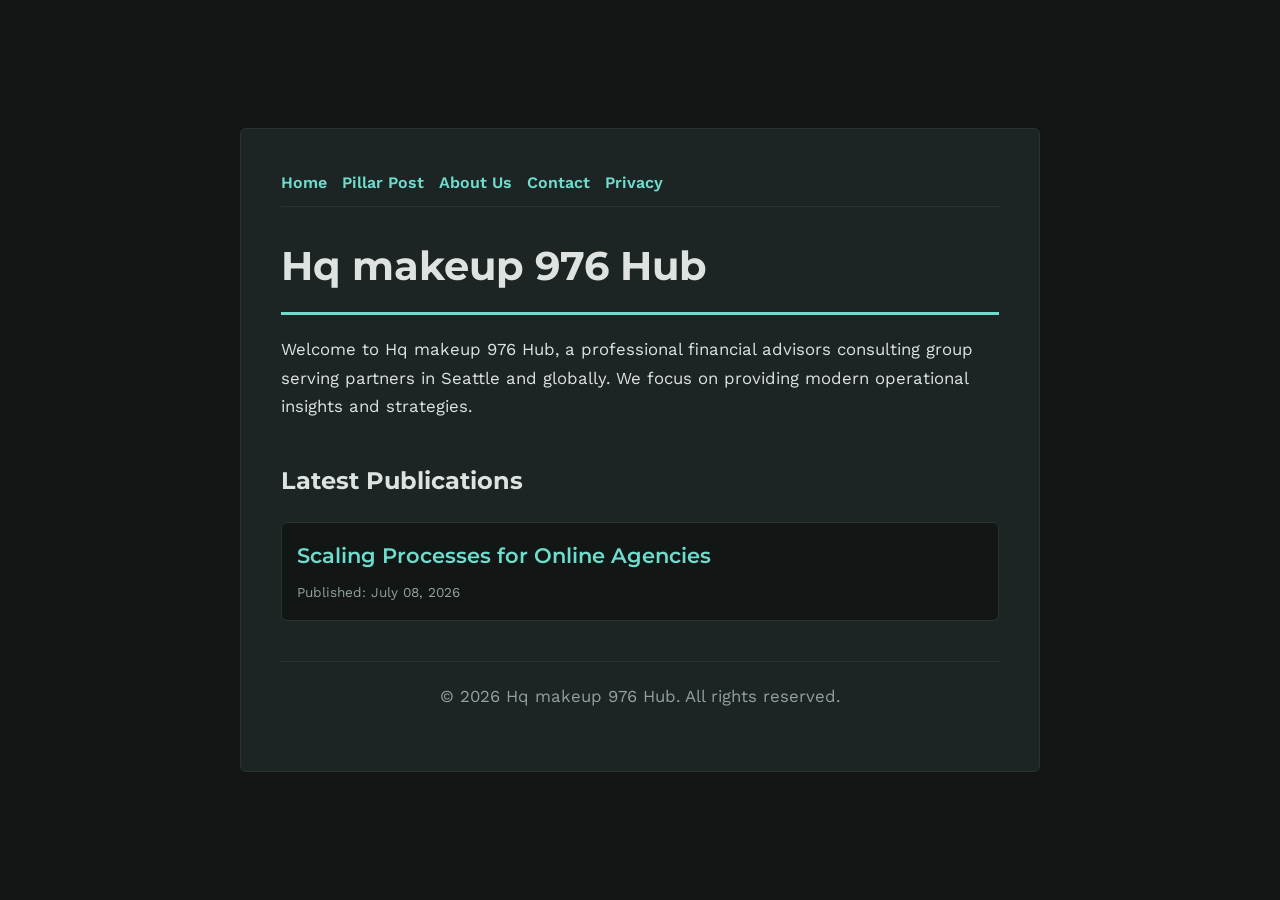
<file: index.html>
<!DOCTYPE html>
<html lang="en">
<head>
    <meta charset="UTF-8">
    <meta name="viewport" content="width=device-width, initial-scale=1.0">
    <title>Hq makeup 976 Hub | Financial Advisors - Seattle</title>
    <meta name="description" content="Welcome to Hq makeup 976 Hub, a professional financial advisors consulting group serving partners in Seattle and globally. We focus on providing modern operational insights and strategies.">
    <meta name="geo.region" content="US-WA" />
    <meta name="geo.placename" content="Seattle" />
    <meta name="geo.position" content="47.6062;-122.3321" />
    <meta name="ICBM" content="47.6062, -122.3321" />
    <link rel="stylesheet" href="style.css">
    <script type="application/ld+json">
{
  "@context": "https://schema.org",
  "@type": "LocalBusiness",
  "name": "Hq makeup 976 Hub",
  "url": "https://hq-makeup-976.github.io",
  "telephone": "+1-206-555-0155",
  "address": {
    "@type": "PostalAddress",
    "addressLocality": "Seattle",
    "addressRegion": "WA",
    "postalCode": "98101",
    "addressCountry": "US"
  },
  "geo": {
    "@type": "GeoCoordinates",
    "latitude": 47.6062,
    "longitude": -122.3321
  }
}
</script>
</head>
<body>
    
        <div class="container" style="max-width: 800px;">
            <nav style="display: flex; gap: 15px; margin-bottom: 25px; border-bottom: 1px solid var(--plozv); padding-bottom: 10px; overflow-x: auto; flex-wrap: wrap;">
            <a href="index.html">Home</a>
            <a href="scaling-processes-for-online-agencies.html">Pillar Post</a>
            <a href="about.html">About Us</a>
            <a href="contact.html">Contact</a>
            <a href="privacy.html">Privacy</a>
        </nav>
            <h1>Hq makeup 976 Hub</h1>
            <p>Welcome to Hq makeup 976 Hub, a professional financial advisors consulting group serving partners in Seattle and globally. We focus on providing modern operational insights and strategies.</p>
            <h2 style="margin-top: 40px;">Latest Publications</h2>
            <ul style="list-style-type: none; padding-left: 0;">
                <li style="background: var(--rbyte); padding: 15px; border-radius: var(--oaqdk); border: 1px solid var(--plozv); margin-bottom: 15px;">
                <h3 style="margin-bottom: 5px; font-size: 1.3rem;"><a href="scaling-processes-for-online-agencies.html">Scaling Processes for Online Agencies</a></h3>
                <span style="font-size:0.85rem; color: var(--xhlcd)">Published: July 08, 2026</span>
            </li>

            </ul>
            <footer>
                <p>&copy; 2026 Hq makeup 976 Hub. All rights reserved.</p>
            </footer>
        </div>
        
</body>
</html>
</file>
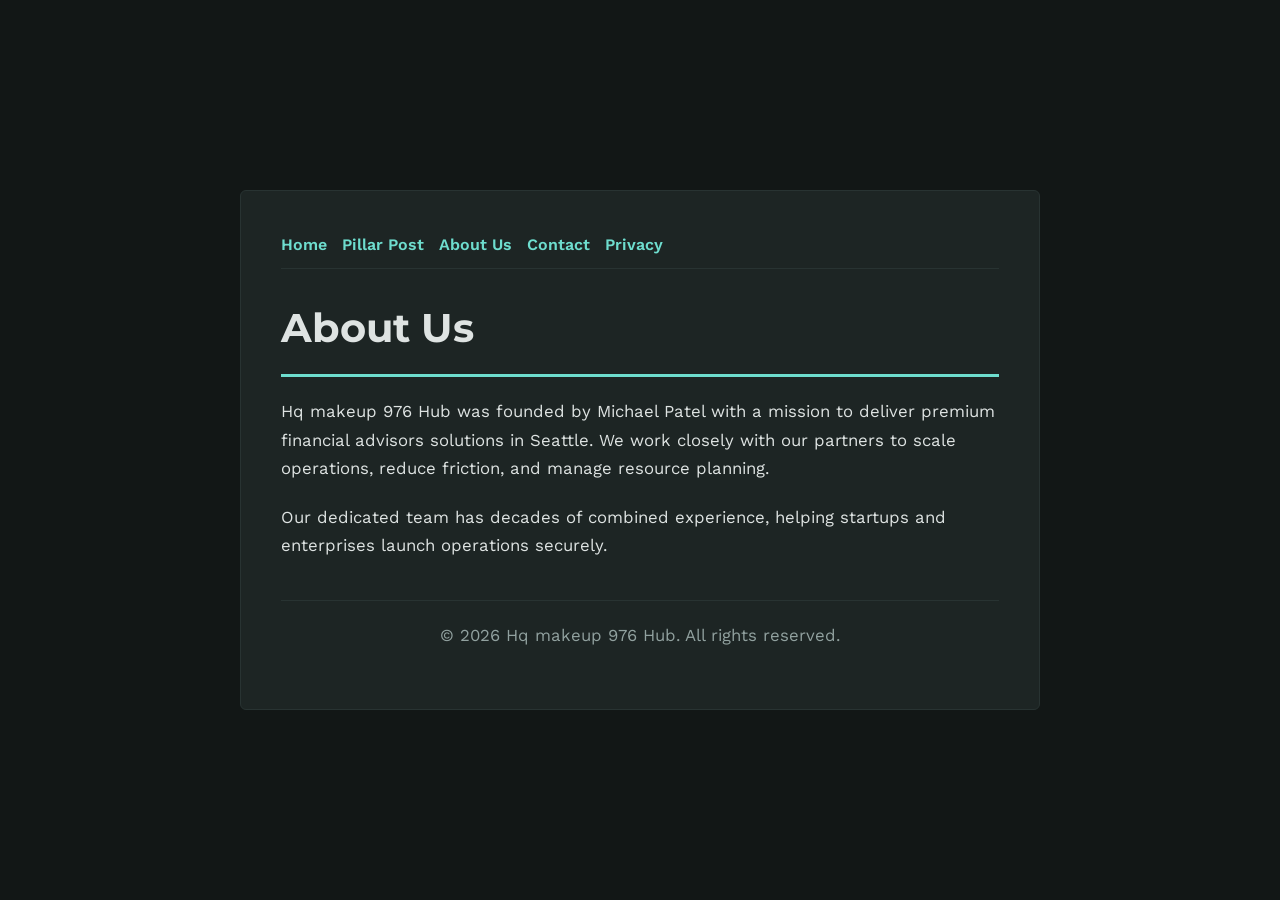
<file: about.html>
<!DOCTYPE html>
<html lang="en">
<head>
    <meta charset="UTF-8">
    <meta name="viewport" content="width=device-width, initial-scale=1.0">
    <title>About Us | Hq makeup 976 Hub</title>
    <meta name="description" content="Hq makeup 976 Hub was founded by Michael Patel with a mission to deliver premium financial advisors solutions in Seattle. We work closely with our partners to scale operations, reduce friction, and manage resource planning.">
    <meta name="geo.region" content="US-WA" />
    <meta name="geo.placename" content="Seattle" />
    <meta name="geo.position" content="47.6062;-122.3321" />
    <meta name="ICBM" content="47.6062, -122.3321" />
    <link rel="stylesheet" href="style.css">
</head>
<body>
    
        <div class="container" style="max-width: 800px;">
            <nav style="display: flex; gap: 15px; margin-bottom: 25px; border-bottom: 1px solid var(--plozv); padding-bottom: 10px; overflow-x: auto; flex-wrap: wrap;">
            <a href="index.html">Home</a>
            <a href="scaling-processes-for-online-agencies.html">Pillar Post</a>
            <a href="about.html">About Us</a>
            <a href="contact.html">Contact</a>
            <a href="privacy.html">Privacy</a>
        </nav>
            <h1>About Us</h1>
            <p>Hq makeup 976 Hub was founded by Michael Patel with a mission to deliver premium financial advisors solutions in Seattle. We work closely with our partners to scale operations, reduce friction, and manage resource planning.</p>
            <p>Our dedicated team has decades of combined experience, helping startups and enterprises launch operations securely.</p>
            <footer>
                <p>&copy; 2026 Hq makeup 976 Hub. All rights reserved.</p>
            </footer>
        </div>
        
</body>
</html>
</file>
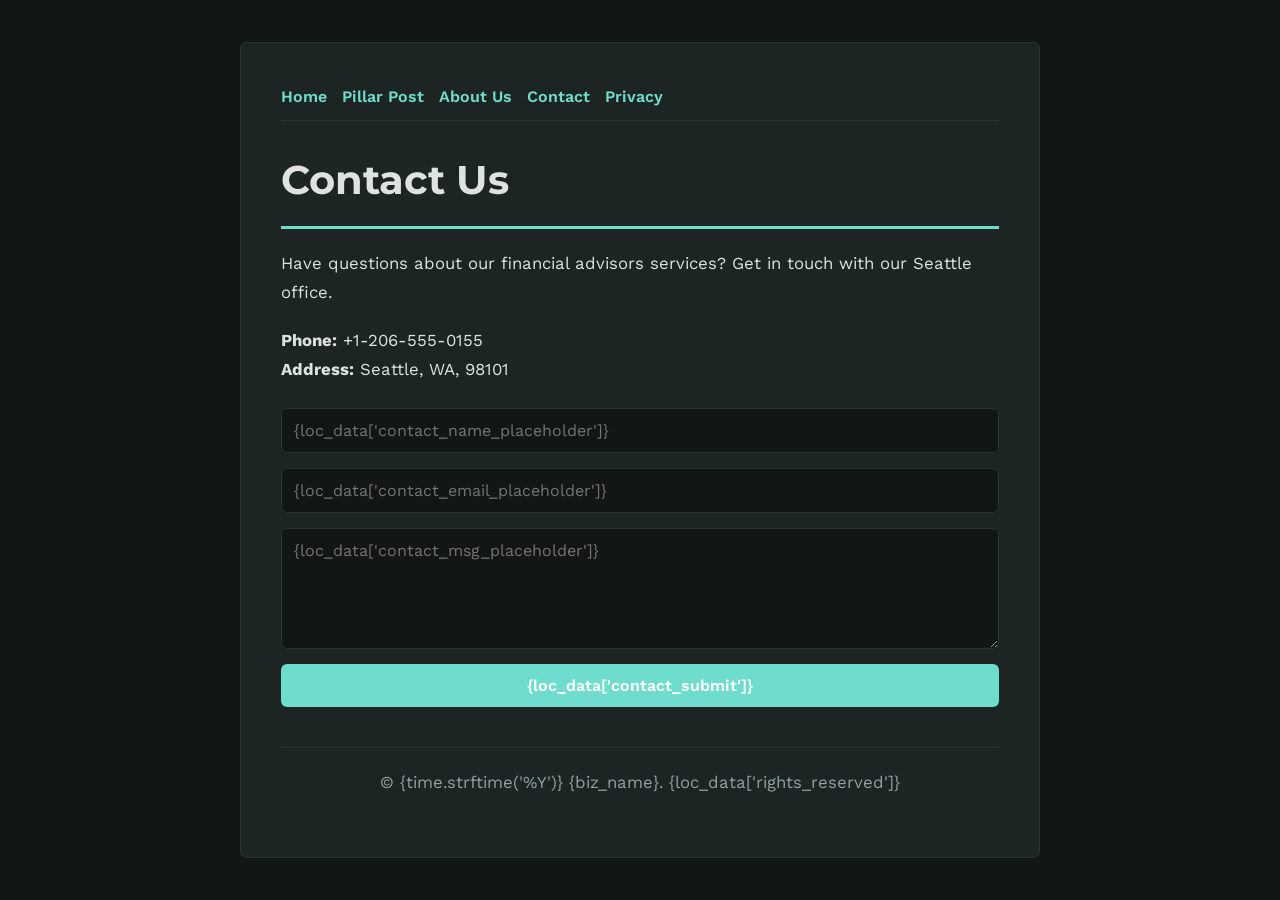
<file: contact.html>
<!DOCTYPE html>
<html lang="en">
<head>
    <meta charset="UTF-8">
    <meta name="viewport" content="width=device-width, initial-scale=1.0">
    <title>Contact Us | Hq makeup 976 Hub</title>
    <meta name="description" content="Have questions about our financial advisors services? Get in touch with our Seattle office.">
    <meta name="geo.region" content="US-WA" />
    <meta name="geo.placename" content="Seattle" />
    <meta name="geo.position" content="47.6062;-122.3321" />
    <meta name="ICBM" content="47.6062, -122.3321" />
    <link rel="stylesheet" href="style.css">
</head>
<body>
    
        <div class="container" style="max-width: 800px;">
            <nav style="display: flex; gap: 15px; margin-bottom: 25px; border-bottom: 1px solid var(--plozv); padding-bottom: 10px; overflow-x: auto; flex-wrap: wrap;">
            <a href="index.html">Home</a>
            <a href="scaling-processes-for-online-agencies.html">Pillar Post</a>
            <a href="about.html">About Us</a>
            <a href="contact.html">Contact</a>
            <a href="privacy.html">Privacy</a>
        </nav>
            <h1>Contact Us</h1>
            <p>Have questions about our financial advisors services? Get in touch with our Seattle office.</p>
            <p><strong>Phone:</strong> +1-206-555-0155<br><strong>Address:</strong> Seattle, WA, 98101</p>
            <form action=/send-message method="POST">
                <input type="text" name="name" placeholder="{loc_data['contact_name_placeholder']}" required>
                <input type="email" name="email" placeholder="{loc_data['contact_email_placeholder']}" required>
                <textarea name="message" placeholder="{loc_data['contact_msg_placeholder']}" rows="5" required></textarea>
                <button type="submit">{loc_data['contact_submit']}</button>
            </form>
            <footer>
                <p>&copy; {time.strftime('%Y')} {biz_name}. {loc_data['rights_reserved']}</p>
            </footer>
        </div>
        
</body>
</html>
</file>
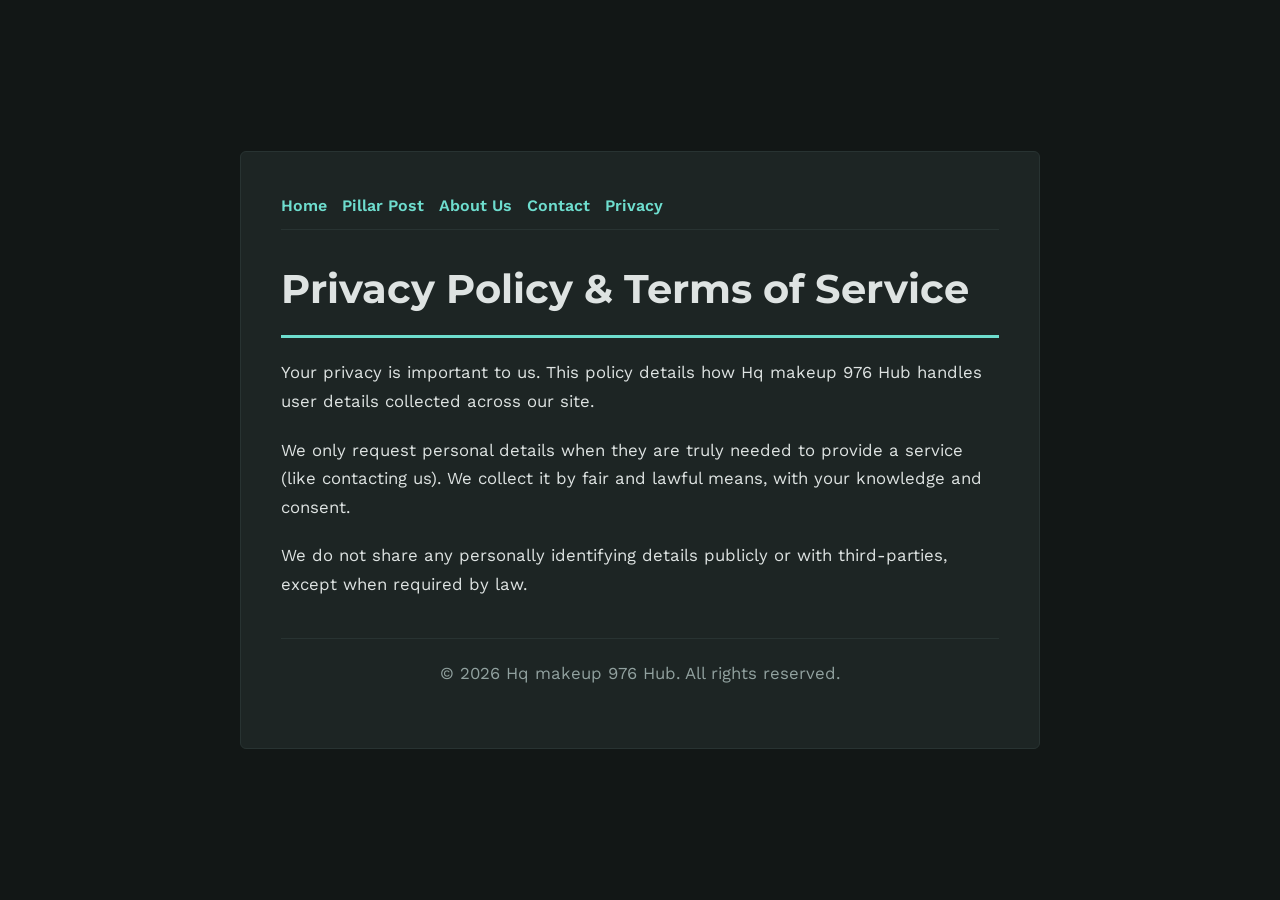
<file: privacy.html>
<!DOCTYPE html>
<html lang="en">
<head>
    <meta charset="UTF-8">
    <meta name="viewport" content="width=device-width, initial-scale=1.0">
    <title>Privacy Policy & Terms of Service - Hq makeup 976 Hub</title>
    <meta name="description" content="Your privacy is important to us. This policy details how Hq makeup 976 Hub handles user details collected across our site.">
    <meta name="geo.region" content="US-WA" />
    <meta name="geo.placename" content="Seattle" />
    <meta name="geo.position" content="47.6062;-122.3321" />
    <meta name="ICBM" content="47.6062, -122.3321" />
    <link rel="stylesheet" href="style.css">
</head>
<body>
    
        <div class="container" style="max-width: 800px;">
            <nav style="display: flex; gap: 15px; margin-bottom: 25px; border-bottom: 1px solid var(--plozv); padding-bottom: 10px; overflow-x: auto; flex-wrap: wrap;">
            <a href="index.html">Home</a>
            <a href="scaling-processes-for-online-agencies.html">Pillar Post</a>
            <a href="about.html">About Us</a>
            <a href="contact.html">Contact</a>
            <a href="privacy.html">Privacy</a>
        </nav>
            <h1>Privacy Policy & Terms of Service</h1>
            <p>Your privacy is important to us. This policy details how Hq makeup 976 Hub handles user details collected across our site.</p>
            <p>We only request personal details when they are truly needed to provide a service (like contacting us). We collect it by fair and lawful means, with your knowledge and consent.</p>
            <p>We do not share any personally identifying details publicly or with third-parties, except when required by law.</p>
            <footer>
                <p>&copy; 2026 Hq makeup 976 Hub. All rights reserved.</p>
            </footer>
        </div>
        
</body>
</html>
</file>
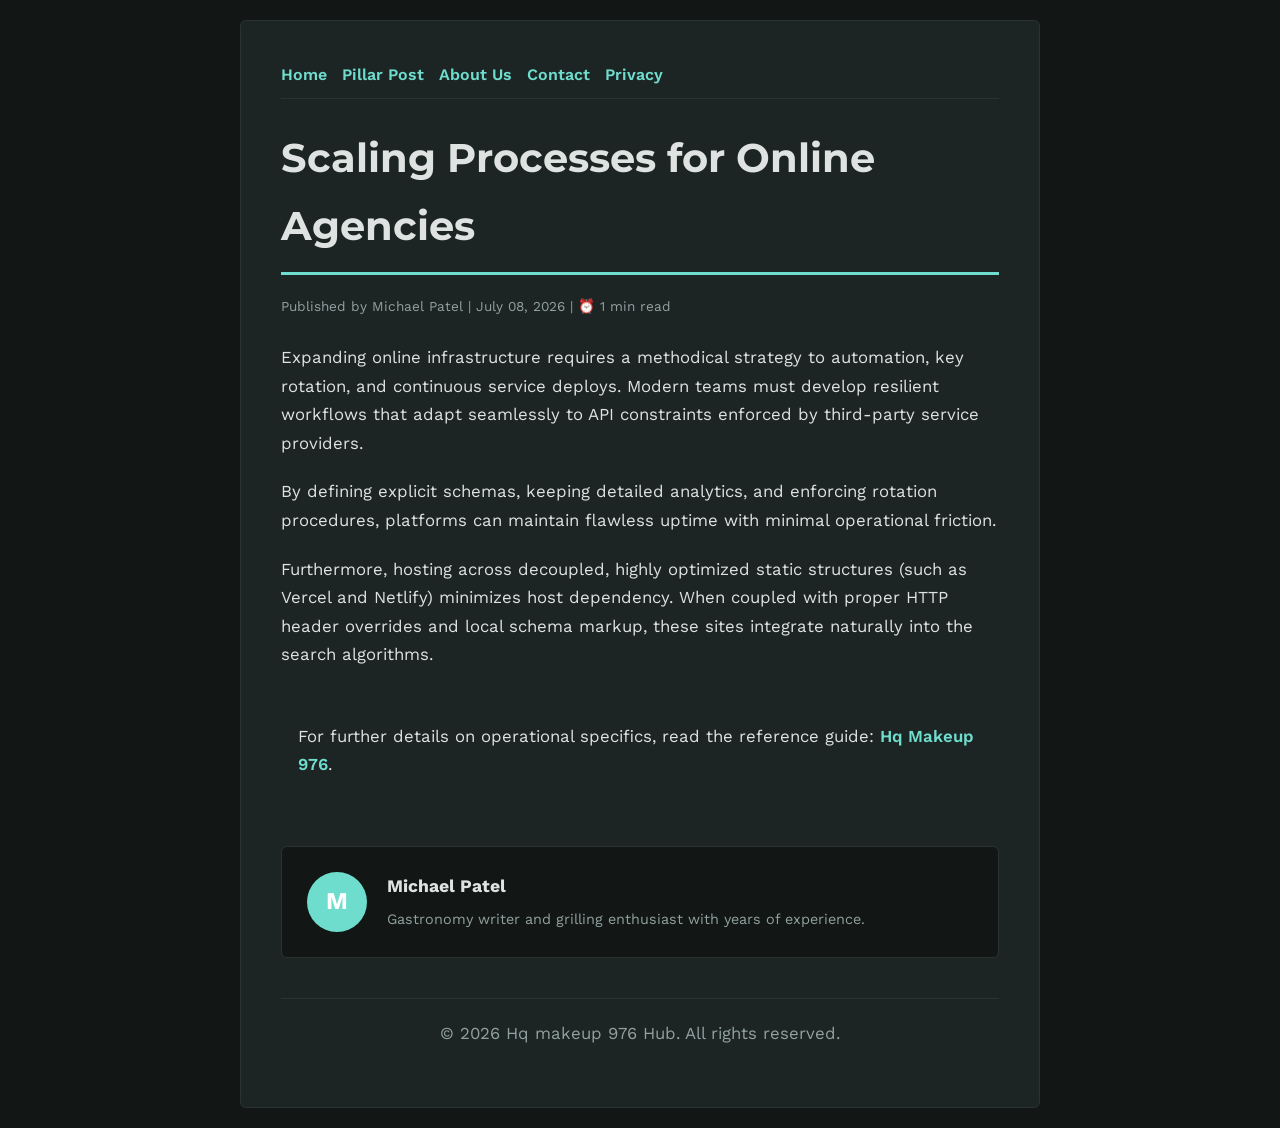
<file: scaling-processes-for-online-agencies.html>
<!DOCTYPE html>
<html lang="en">
<head>
    <meta charset="UTF-8">
    <meta name="viewport" content="width=device-width, initial-scale=1.0">
    <title>Scaling Processes for Online Agencies - Hq makeup 976 Hub</title>
    <meta name="description" content="Scaling Processes for Online Agencies">
    <meta name="geo.region" content="US-WA" />
    <meta name="geo.placename" content="Seattle" />
    <meta name="geo.position" content="47.6062;-122.3321" />
    <meta name="ICBM" content="47.6062, -122.3321" />
    <link rel="stylesheet" href="style.css">
</head>
<body>
    
            <div class="container" style="max-width: 800px;">
                <nav style="display: flex; gap: 15px; margin-bottom: 25px; border-bottom: 1px solid var(--plozv); padding-bottom: 10px; overflow-x: auto; flex-wrap: wrap;">
            <a href="index.html">Home</a>
            <a href="scaling-processes-for-online-agencies.html">Pillar Post</a>
            <a href="about.html">About Us</a>
            <a href="contact.html">Contact</a>
            <a href="privacy.html">Privacy</a>
        </nav>
                <h1>Scaling Processes for Online Agencies</h1>
                <div style="font-size:0.85rem; color: var(--xhlcd); margin-bottom: 25px;">
                    Published by Michael Patel | July 08, 2026 | ⏰ 1 min read
                </div>
                <article style="margin-top: 20px;">
                    <p>Expanding online infrastructure requires a methodical strategy to automation, key rotation, and continuous service deploys. Modern teams must develop resilient workflows that adapt seamlessly to API constraints enforced by third-party service providers.</p>
<p>By defining explicit schemas, keeping detailed analytics, and enforcing rotation procedures, platforms can maintain flawless uptime with minimal operational friction.</p>
<p>Furthermore, hosting across decoupled, highly optimized static structures (such as Vercel and Netlify) minimizes host dependency. When coupled with proper HTTP header overrides and local schema markup, these sites integrate naturally into the search algorithms.</p>
                    <div class="source-info" style="margin-top: 36px; padding: 17px; border-left: 4px solid var({v_primary}); background: var({v_bg}); border-radius: 2px;"><p style="margin: 0;">For further details on operational specifics, read the reference guide: <strong><a href="https://britanymarshallbeauty.com/skin-care/how-do-you-get-wax-out-of-a-couch-quick-and-easy-solutions/">Hq Makeup 976</a></strong>.</p></div>
                </article>
                
            <div class="creator-card" style="margin-top: 50px; padding: 25px; background: var(--rbyte); border: 1px solid var(--plozv); border-radius: var(--oaqdk); display: flex; gap: 20px; align-items: center;">
                <div style="width: 60px; height: 60px; border-radius: 50%; background: var(--jdajr); display: flex; align-items: center; justify-content: center; color: white; font-weight: bold; font-size: 1.5rem;">M</div>
                <div>
                    <h4 style="margin-bottom: 5px; font-weight: bold; font-size: 1.1rem;">Michael Patel</h4>
                    <p style="margin: 0; font-size: 0.9rem; color: var(--xhlcd);">Gastronomy writer and grilling enthusiast with years of experience.</p>
                </div>
            </div>
            
                <footer>
                    <p>&copy; 2026 Hq makeup 976 Hub. All rights reserved.</p>
                </footer>
            </div>
            
</body>
</html>
</file>
<file: style.css>
@import url('https://fonts.googleapis.com/css2?family=Montserrat:wght@700&family=Work+Sans:wght@400;600&display=swap');

:root {
    --rbyte: hsl(172, 12%, 8%);
    --grles: hsl(172, 12%, 13%);
    --feuhm: hsl(172, 8%, 88%);
    --xhlcd: hsl(172, 8%, 60%);
    --jdajr: hsl(172, 62%, 65%);
    --ydvcg: hsl(292, 70%, 65%);
    --plozv: hsl(172, 12%, 18%);
    --oaqdk: 6px;
    --wgugc: none;
    --auyrq: 'Montserrat', sans-serif;
    --mfmkp: 'Work Sans', sans-serif;
}

* {
    box-sizing: border-box;
    margin: 0;
    padding: 0;
}

body {
    background-color: var(--rbyte);
    color: var(--feuhm);
    font-family: var(--mfmkp);
    line-height: 1.7;
    padding: 20px;
    display: flex;
    justify-content: center;
    min-height: 100vh;
}

a {
    color: var(--jdajr);
    text-decoration: none;
    font-weight: 600;
    transition: color 0.2s ease;
}

a:hover {
    color: var(--ydvcg);
    text-decoration: underline;
}

.container {
    width: 100%;
    max-width: 900px;
    background: var(--grles);
    border: 1px solid var(--plozv);
    border-radius: var(--oaqdk);
    padding: 40px;
    box-shadow: var(--wgugc);
    margin: auto;
}

h1, h2, h3 {
    font-family: var(--auyrq);
    margin-bottom: 20px;
    color: var(--feuhm);
}

h1 {
    font-size: 2.5rem;
    border-bottom: 3px solid var(--jdajr);
    padding-bottom: 12px;
}

p {
    margin-bottom: 20px;
    font-size: 1.05rem;
}

ul {
    margin-bottom: 20px;
    padding-left: 20px;
}

li {
    margin-bottom: 8px;
}

form {
    display: flex;
    flex-direction: column;
    gap: 15px;
    margin-top: 25px;
}

input, textarea, button {
    padding: 12px;
    border: 1px solid var(--plozv);
    border-radius: var(--oaqdk);
    font-family: var(--mfmkp);
    font-size: 1rem;
    background: var(--rbyte);
    color: var(--feuhm);
}

button {
    background: var(--jdajr);
    color: white;
    font-weight: 600;
    border: none;
    cursor: pointer;
    transition: background 0.2s ease;
}

button:hover {
    background: var(--ydvcg);
}

footer {
    margin-top: 40px;
    border-top: 1px solid var(--plozv);
    padding-top: 20px;
    font-size: 0.9rem;
    color: var(--xhlcd);
    text-align: center;
}
</file>
